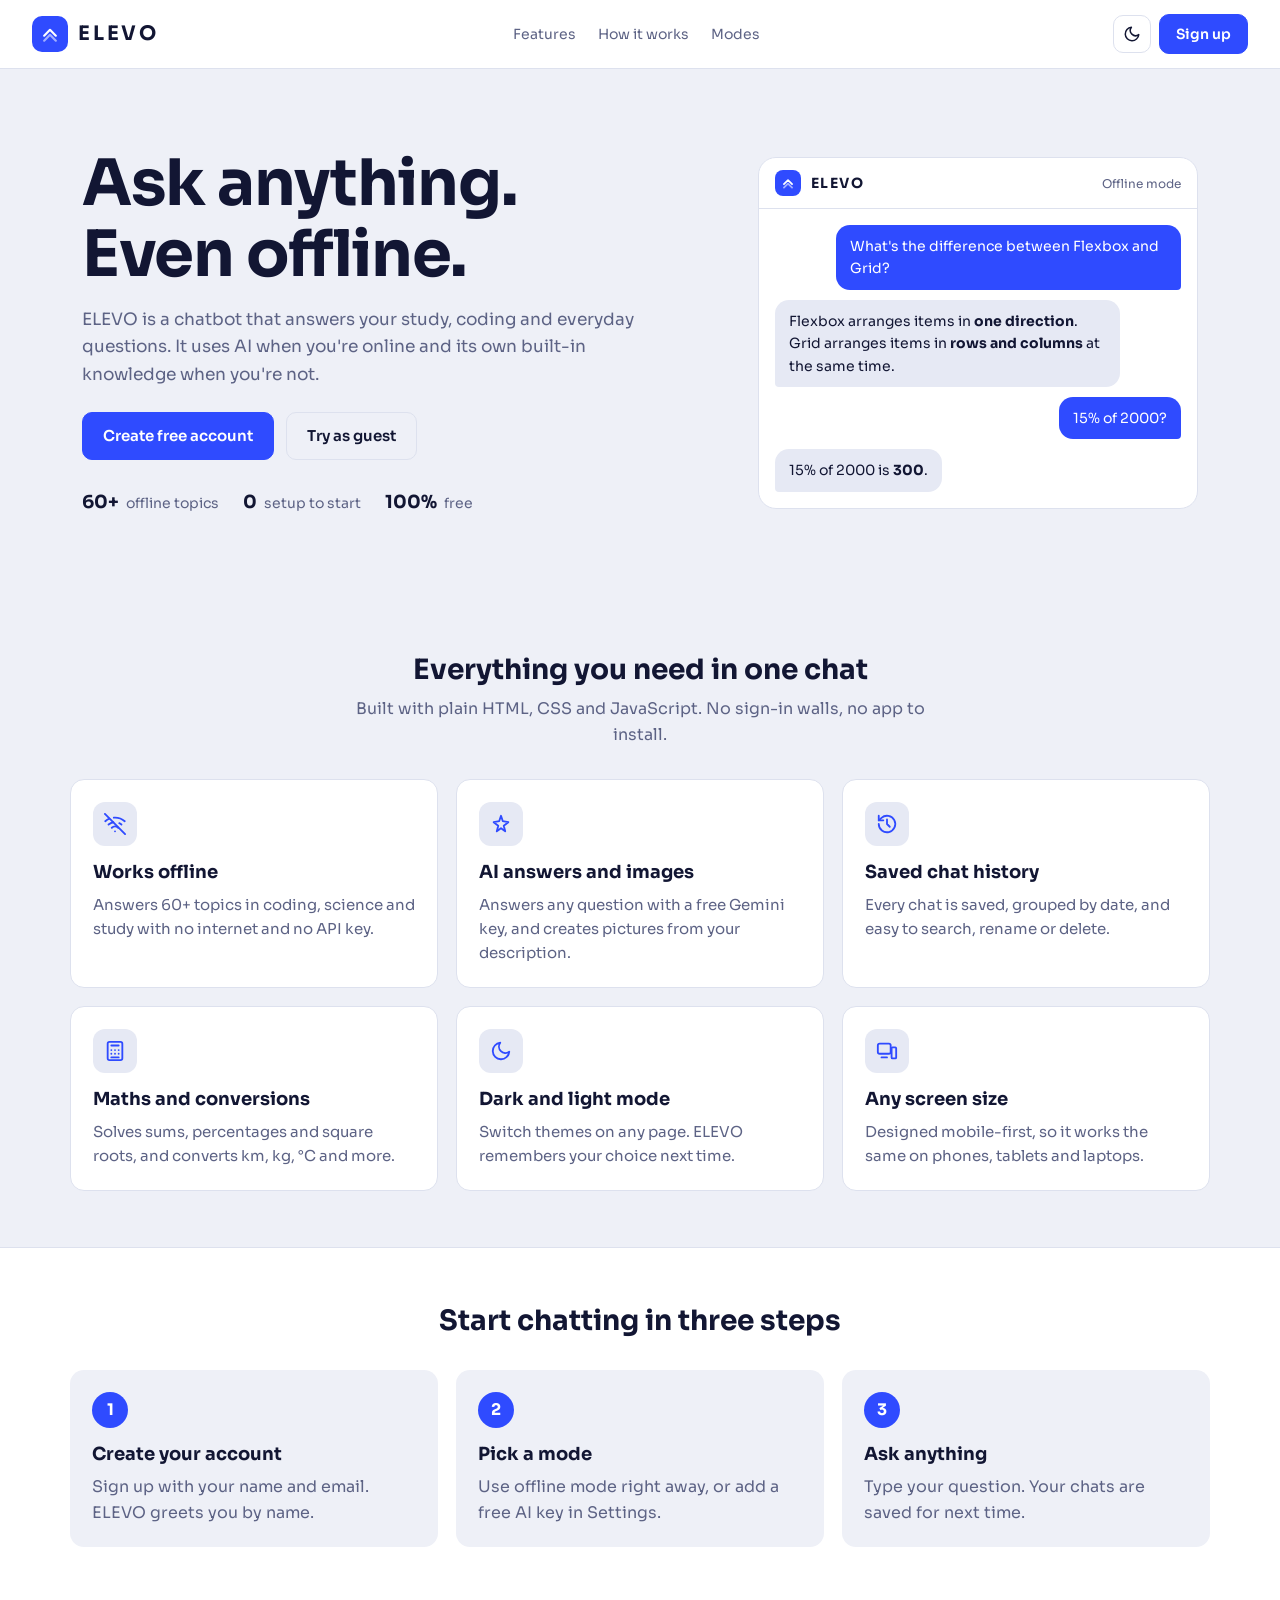
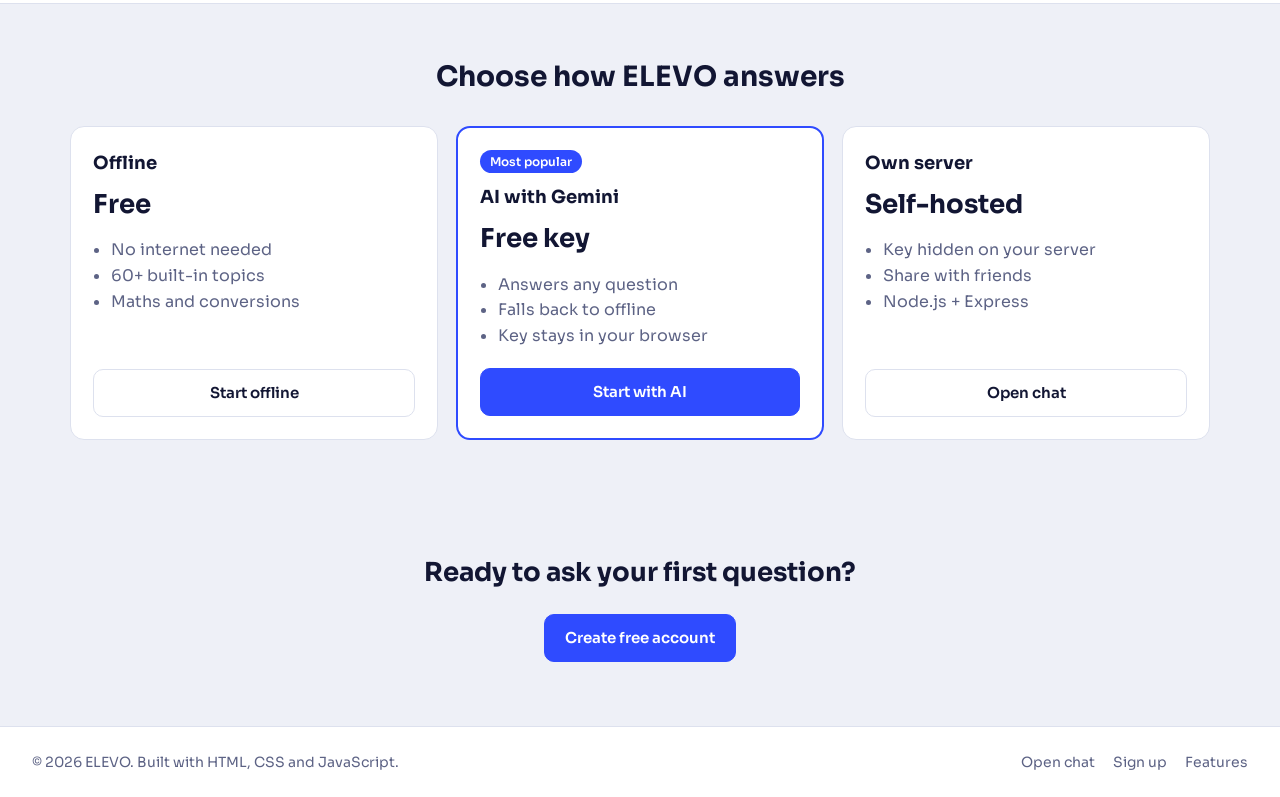
<file: index.html>
<!DOCTYPE html>
<html lang="en">
<head>
    <meta charset="UTF-8">
    <meta name="viewport" content="width=device-width, initial-scale=1.0">
    <meta name="description" content="ELEVO is an AI chatbot that works online and offline, with saved chat history.">
    <title>ELEVO – AI Chatbot That Works Offline Too</title>
    <link rel="preconnect" href="https://fonts.googleapis.com">
    <link rel="preconnect" href="https://fonts.gstatic.com" crossorigin>
    <link href="https://fonts.googleapis.com/css2?family=Sora:wght@400;600;700&display=swap" rel="stylesheet">
    <link rel="stylesheet" href="style.css">
    <script>
        // Apply the saved theme before the page appears (no white flash)
        try {
            document.documentElement.setAttribute("data-theme",
                localStorage.getItem("elevo-theme") ||
                (matchMedia("(prefers-color-scheme: dark)").matches ? "dark" : "light"));
        } catch (e) {}
    </script>
</head>
<body class="page-landing">

    <!-- 1. NAVBAR (Flexbox) -->
    <header class="navbar">
        <a href="index.html" class="brand" aria-label="ELEVO home">
            <span class="logo" aria-hidden="true">
                <svg width="20" height="20" viewBox="0 0 24 24" fill="none" stroke="currentColor" stroke-width="2.6" stroke-linecap="round" stroke-linejoin="round"><path d="M5 14l7-7 7 7"/><path d="M5 20l7-7 7 7" opacity=".55"/></svg>
            </span>
            <span class="brand-name">ELEVO</span>
        </a>

        <nav class="nav-links" aria-label="Main">
            <a href="#features">Features</a>
            <a href="#how">How it works</a>
            <a href="#modes">Modes</a>
        </nav>

        <div class="nav-actions">
            <button class="icon-btn theme-toggle" aria-label="Switch dark or light mode" title="Switch theme">
                <svg class="icon-moon" width="18" height="18" viewBox="0 0 24 24" fill="none" stroke="currentColor" stroke-width="2" stroke-linecap="round" stroke-linejoin="round"><path d="M21 12.8A9 9 0 1 1 11.2 3a7 7 0 0 0 9.8 9.8z"/></svg>
                <svg class="icon-sun" width="18" height="18" viewBox="0 0 24 24" fill="none" stroke="currentColor" stroke-width="2" stroke-linecap="round" stroke-linejoin="round"><circle cx="12" cy="12" r="4"/><path d="M12 2v2M12 20v2M4.9 4.9l1.4 1.4M17.7 17.7l1.4 1.4M2 12h2M20 12h2M4.9 19.1l1.4-1.4M17.7 6.3l1.4-1.4"/></svg>
            </button>
            <a href="register.html" class="btn primary nav-cta">Sign up</a>
        </div>
    </header>

    <main>

        <!-- 2. HERO (Flexbox) -->
        <section class="hero">
            <div class="hero-text">
                <h1>Ask anything.<br>Even offline.</h1>
                <p>ELEVO is a chatbot that answers your study, coding and everyday questions. It uses AI when you're online and its own built-in knowledge when you're not.</p>
                <div class="hero-buttons">
                    <a href="register.html" class="btn primary">Create free account</a>
                    <a href="chat.html" class="btn">Try as guest</a>
                </div>
                <ul class="hero-facts">
                    <li><strong>60+</strong> offline topics</li>
                    <li><strong>0</strong> setup to start</li>
                    <li><strong>100%</strong> free</li>
                </ul>
            </div>

            <!-- Product preview: a small chat built from HTML -->
            <div class="preview" aria-label="Example ELEVO chat">
                <div class="preview-top">
                    <span class="logo small" aria-hidden="true">
                        <svg width="14" height="14" viewBox="0 0 24 24" fill="none" stroke="currentColor" stroke-width="3" stroke-linecap="round" stroke-linejoin="round"><path d="M5 14l7-7 7 7"/><path d="M5 20l7-7 7 7" opacity=".55"/></svg>
                    </span>
                    <span>ELEVO</span>
                    <span class="preview-status">Offline mode</span>
                </div>
                <div class="preview-body">
                    <p class="msg user">What's the difference between Flexbox and Grid?</p>
                    <p class="msg bot">Flexbox arranges items in <strong>one direction</strong>. Grid arranges items in <strong>rows and columns</strong> at the same time.</p>
                    <p class="msg user">15% of 2000?</p>
                    <p class="msg bot">15% of 2000 is <strong>300</strong>.</p>
                </div>
            </div>
        </section>

        <!-- 3. FEATURES (Grid) -->
        <section id="features" class="section">
            <h2 class="section-title">Everything you need in one chat</h2>
            <p class="section-lead">Built with plain HTML, CSS and JavaScript. No sign-in walls, no app to install.</p>

            <div class="features-grid">
                <article class="card">
                    <span class="card-icon" aria-hidden="true"><svg width="22" height="22" viewBox="0 0 24 24" fill="none" stroke="currentColor" stroke-width="2" stroke-linecap="round" stroke-linejoin="round"><path d="M1 1l22 22"/><path d="M16.7 11.1A10.9 10.9 0 0 1 19 12.6M5 12.6a10.9 10.9 0 0 1 5.2-2.5M10.7 5.1A16 16 0 0 1 22.6 9M1.4 9a16 16 0 0 1 4.4-2.8M8.5 16.1a5 5 0 0 1 7 0M12 20h.01"/></svg></span>
                    <h3>Works offline</h3>
                    <p>Answers 60+ topics in coding, science and study with no internet and no API key.</p>
                </article>
                <article class="card">
                    <span class="card-icon" aria-hidden="true"><svg width="22" height="22" viewBox="0 0 24 24" fill="none" stroke="currentColor" stroke-width="2" stroke-linecap="round" stroke-linejoin="round"><path d="M12 3l1.9 5.8L20 10l-5 3.9L16.6 20 12 16.6 7.4 20 9 13.9 4 10l6.1-1.2z"/></svg></span>
                    <h3>AI answers and images</h3>
                    <p>Answers any question with a free Gemini key, and creates pictures from your description.</p>
                </article>
                <article class="card">
                    <span class="card-icon" aria-hidden="true"><svg width="22" height="22" viewBox="0 0 24 24" fill="none" stroke="currentColor" stroke-width="2" stroke-linecap="round" stroke-linejoin="round"><path d="M3 12a9 9 0 1 0 3-6.7L3 8"/><path d="M3 3v5h5M12 7v5l3 3"/></svg></span>
                    <h3>Saved chat history</h3>
                    <p>Every chat is saved, grouped by date, and easy to search, rename or delete.</p>
                </article>
                <article class="card">
                    <span class="card-icon" aria-hidden="true"><svg width="22" height="22" viewBox="0 0 24 24" fill="none" stroke="currentColor" stroke-width="2" stroke-linecap="round" stroke-linejoin="round"><rect x="4" y="2" width="16" height="20" rx="2"/><path d="M8 6h8M8 11h.01M12 11h.01M16 11h.01M8 15h.01M12 15h.01M16 15h.01M8 19h8"/></svg></span>
                    <h3>Maths and conversions</h3>
                    <p>Solves sums, percentages and square roots, and converts km, kg, °C and more.</p>
                </article>
                <article class="card">
                    <span class="card-icon" aria-hidden="true"><svg width="22" height="22" viewBox="0 0 24 24" fill="none" stroke="currentColor" stroke-width="2" stroke-linecap="round" stroke-linejoin="round"><path d="M21 12.8A9 9 0 1 1 11.2 3a7 7 0 0 0 9.8 9.8z"/></svg></span>
                    <h3>Dark and light mode</h3>
                    <p>Switch themes on any page. ELEVO remembers your choice next time.</p>
                </article>
                <article class="card">
                    <span class="card-icon" aria-hidden="true"><svg width="22" height="22" viewBox="0 0 24 24" fill="none" stroke="currentColor" stroke-width="2" stroke-linecap="round" stroke-linejoin="round"><rect x="2" y="4" width="14" height="11" rx="2"/><rect x="17" y="8" width="5" height="12" rx="1"/><path d="M6 19h6"/></svg></span>
                    <h3>Any screen size</h3>
                    <p>Designed mobile-first, so it works the same on phones, tablets and laptops.</p>
                </article>
            </div>
        </section>

        <!-- 4. HOW IT WORKS (Grid) -->
        <section id="how" class="section alt">
            <h2 class="section-title">Start chatting in three steps</h2>
            <ol class="steps-grid">
                <li class="step">
                    <span class="step-number">1</span>
                    <h3>Create your account</h3>
                    <p>Sign up with your name and email. ELEVO greets you by name.</p>
                </li>
                <li class="step">
                    <span class="step-number">2</span>
                    <h3>Pick a mode</h3>
                    <p>Use offline mode right away, or add a free AI key in Settings.</p>
                </li>
                <li class="step">
                    <span class="step-number">3</span>
                    <h3>Ask anything</h3>
                    <p>Type your question. Your chats are saved for next time.</p>
                </li>
            </ol>
        </section>

        <!-- 5. MODES (Grid) -->
        <section id="modes" class="section">
            <h2 class="section-title">Choose how ELEVO answers</h2>
            <div class="modes-grid">
                <article class="card mode-card">
                    <h3>Offline</h3>
                    <p class="mode-price">Free</p>
                    <ul>
                        <li>No internet needed</li>
                        <li>60+ built-in topics</li>
                        <li>Maths and conversions</li>
                    </ul>
                    <a href="register.html" class="btn">Start offline</a>
                </article>
                <article class="card mode-card featured">
                    <p class="mode-badge">Most popular</p>
                    <h3>AI with Gemini</h3>
                    <p class="mode-price">Free key</p>
                    <ul>
                        <li>Answers any question</li>
                        <li>Falls back to offline</li>
                        <li>Key stays in your browser</li>
                    </ul>
                    <a href="register.html" class="btn primary">Start with AI</a>
                </article>
                <article class="card mode-card">
                    <h3>Own server</h3>
                    <p class="mode-price">Self-hosted</p>
                    <ul>
                        <li>Key hidden on your server</li>
                        <li>Share with friends</li>
                        <li>Node.js + Express</li>
                    </ul>
                    <a href="chat.html" class="btn">Open chat</a>
                </article>
            </div>
        </section>

        <!-- 6. CALL TO ACTION -->
        <section class="cta">
            <h2>Ready to ask your first question?</h2>
            <a href="register.html" class="btn primary">Create free account</a>
        </section>
    </main>

    <!-- 7. FOOTER (Flexbox) -->
    <footer class="footer">
        <p>© 2026 ELEVO. Built with HTML, CSS and JavaScript.</p>
        <nav class="footer-links" aria-label="Footer">
            <a href="chat.html">Open chat</a>
            <a href="register.html">Sign up</a>
            <a href="#features">Features</a>
        </nav>
    </footer>

    <script src="script.js"></script>
</body>
</html>
</file>
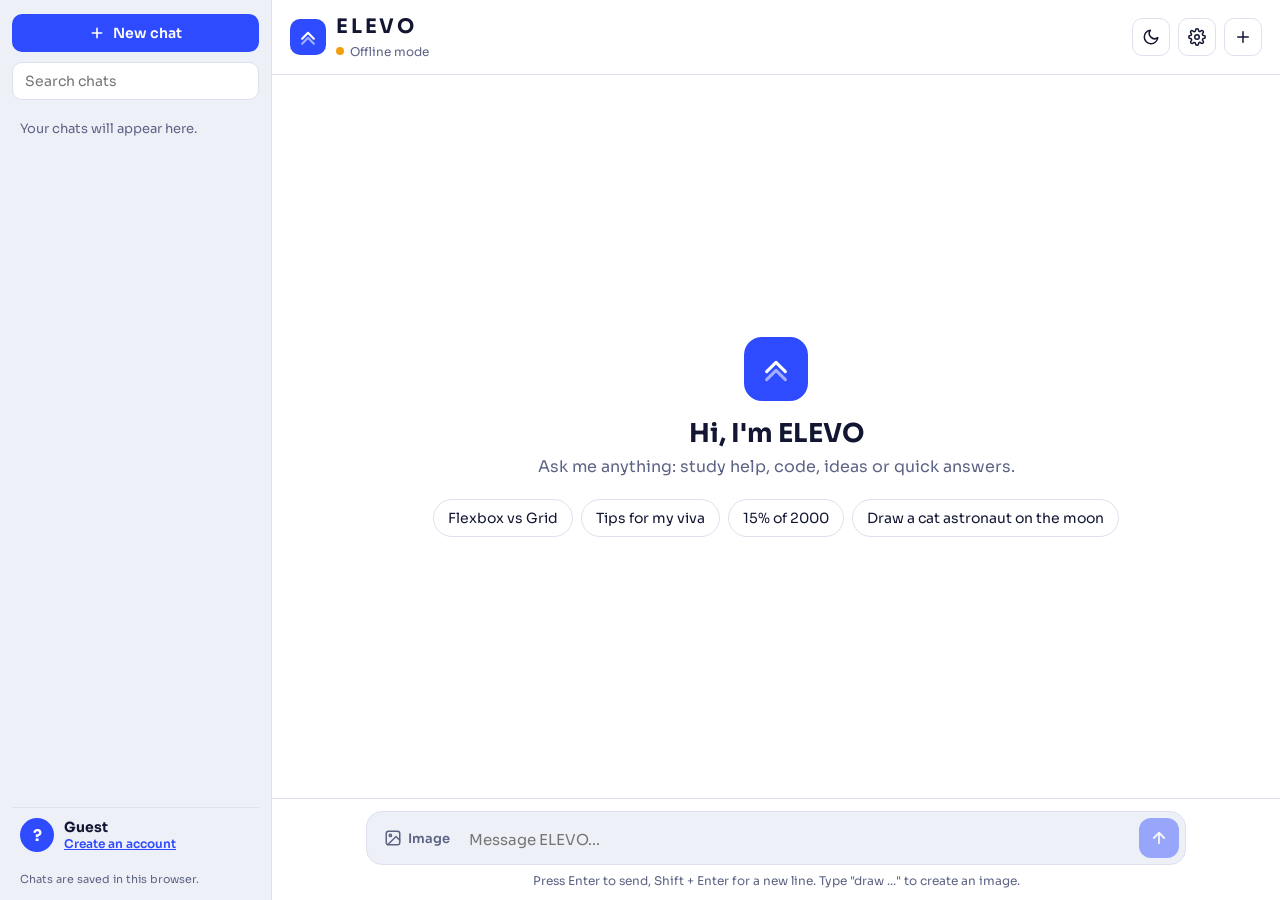
<file: chat.html>
<!DOCTYPE html>
<html lang="en">
<head>
    <meta charset="UTF-8">
    <meta name="viewport" content="width=device-width, initial-scale=1, viewport-fit=cover">
    <title>ELEVO – Chat</title>
    <link rel="preconnect" href="https://fonts.googleapis.com">
    <link rel="preconnect" href="https://fonts.gstatic.com" crossorigin>
    <link href="https://fonts.googleapis.com/css2?family=Sora:wght@400;600;700&display=swap" rel="stylesheet">
    <link rel="stylesheet" href="style.css">
    <script>
        // Apply the saved theme before the page appears (no white flash)
        try {
            document.documentElement.setAttribute("data-theme",
                localStorage.getItem("elevo-theme") ||
                (matchMedia("(prefers-color-scheme: dark)").matches ? "dark" : "light"));
        } catch (e) {}
    </script>
</head>
<body class="page-chat">
<div class="layout">

    <!-- CHAT HISTORY SIDEBAR -->
    <aside class="sidebar" id="sidebar" aria-label="Chat history">
        <div class="sidebar-top">
            <button class="new-chat" id="newChatBtn">
                <svg width="16" height="16" viewBox="0 0 24 24" fill="none" stroke="currentColor" stroke-width="2.4" stroke-linecap="round" stroke-linejoin="round"><path d="M12 5v14M5 12h14"/></svg>
                New chat
            </button>
            <button class="icon-btn close-sidebar" id="closeSidebarBtn" aria-label="Close chat history">
                <svg width="18" height="18" viewBox="0 0 24 24" fill="none" stroke="currentColor" stroke-width="2" stroke-linecap="round" stroke-linejoin="round"><path d="M18 6L6 18M6 6l12 12"/></svg>
            </button>
        </div>
        <input type="search" id="searchChats" class="search-chats" placeholder="Search chats" aria-label="Search chats">
        <nav class="chat-list" id="chatList"></nav>
        <div class="user-box" id="userBox"></div>
        <p class="sidebar-note">Chats are saved in this browser.</p>
    </aside>
    <div class="backdrop" id="backdrop"></div>

<div class="app">

    <!-- HEADER -->
    <header>
        <button class="icon-btn menu-btn" id="menuBtn" aria-label="Open chat history" title="Chat history">
            <svg width="18" height="18" viewBox="0 0 24 24" fill="none" stroke="currentColor" stroke-width="2" stroke-linecap="round" stroke-linejoin="round"><path d="M4 6h16M4 12h16M4 18h16"/></svg>
        </button>
        <div class="brand">
            <a href="index.html" class="logo" aria-label="ELEVO home">
                <svg width="20" height="20" viewBox="0 0 24 24" fill="none" stroke="currentColor" stroke-width="2.6" stroke-linecap="round" stroke-linejoin="round"><path d="M5 14l7-7 7 7"/><path d="M5 20l7-7 7 7" opacity=".55"/></svg>
            </a>
            <div>
                <h1>ELEVO</h1>
                <p class="status" id="status">Offline mode</p>
            </div>
        </div>
        <div class="actions">
            <button class="icon-btn theme-toggle" aria-label="Switch dark or light mode" title="Switch theme">
                <svg class="icon-moon" width="18" height="18" viewBox="0 0 24 24" fill="none" stroke="currentColor" stroke-width="2" stroke-linecap="round" stroke-linejoin="round"><path d="M21 12.8A9 9 0 1 1 11.2 3a7 7 0 0 0 9.8 9.8z"/></svg>
                <svg class="icon-sun" width="18" height="18" viewBox="0 0 24 24" fill="none" stroke="currentColor" stroke-width="2" stroke-linecap="round" stroke-linejoin="round"><circle cx="12" cy="12" r="4"/><path d="M12 2v2M12 20v2M4.9 4.9l1.4 1.4M17.7 17.7l1.4 1.4M2 12h2M20 12h2M4.9 19.1l1.4-1.4M17.7 6.3l1.4-1.4"/></svg>
            </button>
            <button class="icon-btn" id="settingsBtn" aria-label="Open settings" title="Settings">
                <svg width="18" height="18" viewBox="0 0 24 24" fill="none" stroke="currentColor" stroke-width="2" stroke-linecap="round" stroke-linejoin="round"><circle cx="12" cy="12" r="3"/><path d="M19.4 15a1.7 1.7 0 0 0 .3 1.8l.1.1a2 2 0 1 1-2.8 2.8l-.1-.1a1.7 1.7 0 0 0-1.8-.3 1.7 1.7 0 0 0-1 1.5V21a2 2 0 1 1-4 0v-.1a1.7 1.7 0 0 0-1.1-1.5 1.7 1.7 0 0 0-1.8.3l-.1.1a2 2 0 1 1-2.8-2.8l.1-.1a1.7 1.7 0 0 0 .3-1.8 1.7 1.7 0 0 0-1.5-1H3a2 2 0 1 1 0-4h.1a1.7 1.7 0 0 0 1.5-1.1 1.7 1.7 0 0 0-.3-1.8l-.1-.1a2 2 0 1 1 2.8-2.8l.1.1a1.7 1.7 0 0 0 1.8.3H9a1.7 1.7 0 0 0 1-1.5V3a2 2 0 1 1 4 0v.1a1.7 1.7 0 0 0 1 1.5 1.7 1.7 0 0 0 1.8-.3l.1-.1a2 2 0 1 1 2.8 2.8l-.1.1a1.7 1.7 0 0 0-.3 1.8V9a1.7 1.7 0 0 0 1.5 1H21a2 2 0 1 1 0 4h-.1a1.7 1.7 0 0 0-1.5 1z"/></svg>
            </button>
            <button class="icon-btn" id="clearBtn" aria-label="Start a new chat" title="New chat">
                <svg width="18" height="18" viewBox="0 0 24 24" fill="none" stroke="currentColor" stroke-width="2" stroke-linecap="round" stroke-linejoin="round"><path d="M12 5v14M5 12h14"/></svg>
            </button>
        </div>
    </header>

    <!-- MESSAGES -->
    <main id="messages" aria-live="polite"></main>

    <!-- INPUT -->
    <div class="composer">
        <div class="input-wrap">
            <button id="imageBtn" class="img-toggle" aria-pressed="false" aria-label="Image mode: turn your message into a picture" title="Create an image">
                <svg width="18" height="18" viewBox="0 0 24 24" fill="none" stroke="currentColor" stroke-width="2" stroke-linecap="round" stroke-linejoin="round"><rect x="3" y="3" width="18" height="18" rx="3"/><circle cx="8.5" cy="8.5" r="1.5"/><path d="M21 15l-5-5L5 21"/></svg>
                <span class="img-toggle-label">Image</span>
            </button>
            <textarea id="input" rows="1" placeholder="Message ELEVO..." aria-label="Message ELEVO"></textarea>
            <button id="sendBtn" aria-label="Send message" disabled>
                <svg width="18" height="18" viewBox="0 0 24 24" fill="none" stroke="currentColor" stroke-width="2.4" stroke-linecap="round" stroke-linejoin="round"><path d="M12 19V5M5 12l7-7 7 7"/></svg>
            </button>
        </div>
        <p class="hint" id="hint">Press Enter to send, Shift + Enter for a new line. Type "draw ..." to create an image.</p>
    </div>
</div>
</div>

<!-- SETTINGS PANEL -->
<div class="overlay" id="overlay">
    <div class="panel" role="dialog" aria-modal="true" aria-labelledby="settingsTitle">
        <h2 id="settingsTitle">ELEVO settings</h2>
        <p>Offline mode works without any key. To get real AI answers, choose an AI service and paste your API key.</p>

        <label for="provider">AI service</label>
        <select id="provider">
            <option value="offline">Offline mode (no key needed)</option>
            <option value="gemini">Google Gemini (free tier available)</option>
            <option value="claude">Anthropic Claude</option>
            <option value="server">My own server (server.js)</option>
        </select>

        <div id="keyFields">
            <label for="apiKey">API key</label>
            <input type="password" id="apiKey" placeholder="Paste your API key" autocomplete="off">
            <small id="keyHelp"></small>

            <label for="model">Model name</label>
            <input type="text" id="model" autocomplete="off">
            <small>Leave the default unless the service has renamed its models.</small>
        </div>

        <small id="serverHelp" class="hidden">Run <code>npm install</code> and <code>npm start</code> in the project folder, then open <code>http://localhost:3000</code>. The key stays on your server in the <code>.env</code> file.</small>

        <label for="imageSource">Image generator</label>
        <select id="imageSource">
            <option value="auto">Auto (Gemini if you added a key, otherwise free)</option>
            <option value="free">Free service (no key needed)</option>
            <option value="gemini">Google Gemini (needs your Gemini key)</option>
        </select>
        <div id="imageModelField">
            <label for="imageModel">Gemini image model</label>
            <input type="text" id="imageModel" autocomplete="off">
        </div>
        <small>Images need internet. Gemini images use the key above, so choose Google Gemini as the AI service first.</small>

        <div class="panel-actions">
            <button class="btn" id="cancelBtn">Cancel</button>
            <button class="btn primary" id="saveBtn">Save</button>
        </div>
    </div>
</div>

<script src="script.js"></script>
</body>
</html>
</file>
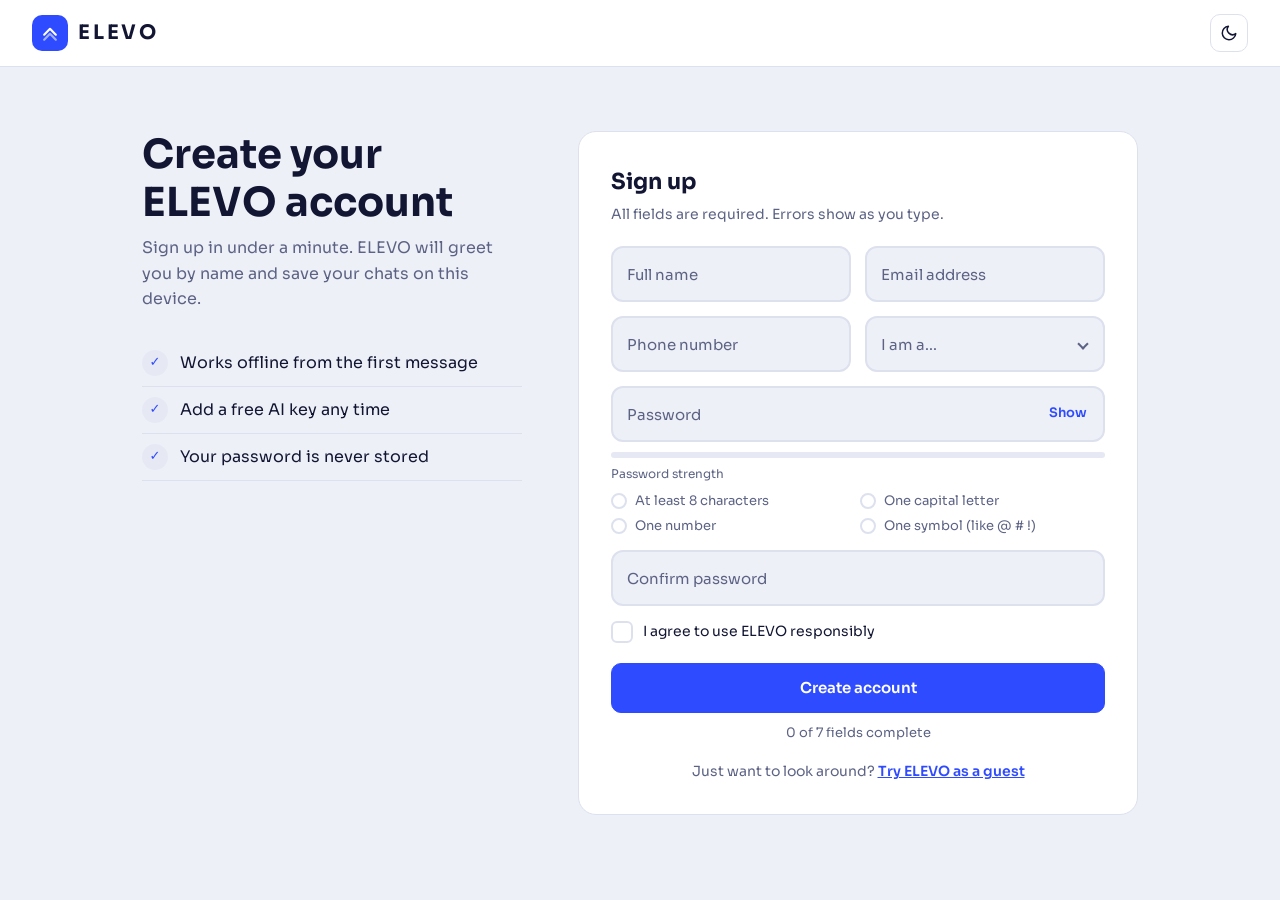
<file: register.html>
<!DOCTYPE html>
<html lang="en">
<head>
    <meta charset="UTF-8">
    <meta name="viewport" content="width=device-width, initial-scale=1.0">
    <title>Create your ELEVO account</title>
    <link rel="preconnect" href="https://fonts.googleapis.com">
    <link rel="preconnect" href="https://fonts.gstatic.com" crossorigin>
    <link href="https://fonts.googleapis.com/css2?family=Sora:wght@400;600;700&display=swap" rel="stylesheet">
    <link rel="stylesheet" href="style.css">
    <script>
        // Apply the saved theme before the page appears (no white flash)
        try {
            document.documentElement.setAttribute("data-theme",
                localStorage.getItem("elevo-theme") ||
                (matchMedia("(prefers-color-scheme: dark)").matches ? "dark" : "light"));
        } catch (e) {}
    </script>
</head>
<body class="page-register">

    <!-- Top bar (Flexbox) -->
    <header class="topbar">
        <a href="index.html" class="brand" aria-label="ELEVO home">
            <span class="logo" aria-hidden="true">
                <svg width="20" height="20" viewBox="0 0 24 24" fill="none" stroke="currentColor" stroke-width="2.6" stroke-linecap="round" stroke-linejoin="round"><path d="M5 14l7-7 7 7"/><path d="M5 20l7-7 7 7" opacity=".55"/></svg>
            </span>
            <span class="brand-name">ELEVO</span>
        </a>
        <button class="icon-btn theme-toggle" aria-label="Switch dark or light mode" title="Switch theme">
            <svg class="icon-moon" width="18" height="18" viewBox="0 0 24 24" fill="none" stroke="currentColor" stroke-width="2" stroke-linecap="round" stroke-linejoin="round"><path d="M21 12.8A9 9 0 1 1 11.2 3a7 7 0 0 0 9.8 9.8z"/></svg>
            <svg class="icon-sun" width="18" height="18" viewBox="0 0 24 24" fill="none" stroke="currentColor" stroke-width="2" stroke-linecap="round" stroke-linejoin="round"><circle cx="12" cy="12" r="4"/><path d="M12 2v2M12 20v2M4.9 4.9l1.4 1.4M17.7 17.7l1.4 1.4M2 12h2M20 12h2M4.9 19.1l1.4-1.4M17.7 6.3l1.4-1.4"/></svg>
        </button>
    </header>

    <main class="register-page">

        <!-- Left panel: why sign up (shown beside the form on desktop) -->
        <aside class="intro">
            <h1>Create your ELEVO account</h1>
            <p>Sign up in under a minute. ELEVO will greet you by name and save your chats on this device.</p>
            <ul class="intro-list">
                <li>Works offline from the first message</li>
                <li>Add a free AI key any time</li>
                <li>Your password is never stored</li>
            </ul>
        </aside>

        <!-- Registration card -->
        <section class="form-card" id="formCard" aria-labelledby="formTitle">
            <h2 id="formTitle">Sign up</h2>
            <p class="form-lead">All fields are required. Errors show as you type.</p>

            <form id="registerForm" novalidate>
                <div class="form-grid">

                    <!-- Full name -->
                    <div class="field" data-field="name">
                        <input type="text" id="name" name="name" placeholder=" " autocomplete="name" aria-describedby="nameError">
                        <label for="name">Full name</label>
                        <span class="field-icon" aria-hidden="true"></span>
                        <small class="error" id="nameError"></small>
                    </div>

                    <!-- Email -->
                    <div class="field" data-field="email">
                        <input type="email" id="email" name="email" placeholder=" " autocomplete="email" aria-describedby="emailError">
                        <label for="email">Email address</label>
                        <span class="field-icon" aria-hidden="true"></span>
                        <small class="error" id="emailError"></small>
                    </div>

                    <!-- Phone -->
                    <div class="field" data-field="phone">
                        <input type="tel" id="phone" name="phone" placeholder=" " autocomplete="tel" inputmode="numeric" maxlength="10" aria-describedby="phoneError">
                        <label for="phone">Phone number</label>
                        <span class="field-icon" aria-hidden="true"></span>
                        <small class="error" id="phoneError"></small>
                    </div>

                    <!-- Role -->
                    <div class="field select-field" data-field="role">
                        <select id="role" name="role" required aria-describedby="roleError">
                            <option value="" selected disabled hidden></option>
                            <option value="Student">Student</option>
                            <option value="Teacher">Teacher</option>
                            <option value="Developer">Developer</option>
                            <option value="Other">Other</option>
                        </select>
                        <label for="role">I am a...</label>
                        <span class="field-icon" aria-hidden="true"></span>
                        <small class="error" id="roleError"></small>
                    </div>

                    <!-- Password -->
                    <div class="field full" data-field="password">
                        <input type="password" id="password" name="password" placeholder=" " autocomplete="new-password" aria-describedby="passwordError passwordRules">
                        <label for="password">Password</label>
                        <button type="button" class="show-btn" id="togglePassword" aria-label="Show password">Show</button>
                        <small class="error" id="passwordError"></small>

                        <div class="strength" aria-hidden="true">
                            <div class="strength-bar" id="strengthBar"></div>
                        </div>
                        <p class="strength-text" id="strengthText">Password strength</p>

                        <ul class="rules" id="passwordRules">
                            <li data-rule="length">At least 8 characters</li>
                            <li data-rule="upper">One capital letter</li>
                            <li data-rule="number">One number</li>
                            <li data-rule="symbol">One symbol (like @ # !)</li>
                        </ul>
                    </div>

                    <!-- Confirm password -->
                    <div class="field full" data-field="confirm">
                        <input type="password" id="confirm" name="confirm" placeholder=" " autocomplete="new-password" aria-describedby="confirmError">
                        <label for="confirm">Confirm password</label>
                        <span class="field-icon" aria-hidden="true"></span>
                        <small class="error" id="confirmError"></small>
                    </div>

                    <!-- Terms -->
                    <div class="check-field full" data-field="terms">
                        <label class="check">
                            <input type="checkbox" id="terms" name="terms" aria-describedby="termsError">
                            <span class="box" aria-hidden="true"></span>
                            I agree to use ELEVO responsibly
                        </label>
                        <small class="error" id="termsError"></small>
                    </div>
                </div>

                <button type="submit" class="btn primary submit-btn" id="submitBtn">
                    <span class="btn-label">Create account</span>
                    <span class="spinner" aria-hidden="true"></span>
                </button>

                <p class="form-progress" id="formProgress" aria-live="polite">0 of 7 fields complete</p>
            </form>

            <p class="switch-link">Just want to look around? <a href="chat.html">Try ELEVO as a guest</a></p>
        </section>

        <!-- Success message (shown after a valid sign-up) -->
        <section class="success-card hidden" id="successCard" aria-live="polite">
            <svg class="success-check" width="84" height="84" viewBox="0 0 52 52" aria-hidden="true">
                <circle class="check-circle" cx="26" cy="26" r="24" fill="none"/>
                <path class="check-mark" fill="none" d="M15 27l7 7 15-15"/>
            </svg>
            <h2 id="successTitle">Welcome to ELEVO!</h2>
            <p id="successText">Your account is ready.</p>
            <a href="chat.html" class="btn primary">Start chatting</a>
        </section>
    </main>

    <script src="script.js"></script>
</body>
</html>
</file>
<file: style.css>
/* =========================================================
   ELEVO – all styles in one file
   Part 1: shared styles (colours, dark mode, buttons)
   Part 2: landing page   Part 3: registration   Part 4: chat
   (theme colors, reset, buttons, logo, theme toggle)
   ========================================================= */

/* ---------- 1. Theme colors (CSS variables) ---------- */
:root {
    --bg: #eef0f7;
    --surface: #ffffff;
    --ink: #121633;
    --muted: #5d6385;
    --line: #dde1ee;
    --brand: #2f4bff;
    --brand-ink: #ffffff;
    --soft: #e6e9f4;
    --bot: #e6e9f4;
    --success: #1b8a4b;
    --danger: #c62828;
    --font: "Sora", "Segoe UI", system-ui, -apple-system, Arial, sans-serif;
}

/* Dark theme: same variable names, new values */
:root[data-theme="dark"] {
    --bg: #0e1124;
    --surface: #161a35;
    --ink: #e9ebf7;
    --muted: #9aa0c4;
    --line: #262b4d;
    --brand: #7d8cff;
    --brand-ink: #0e1124;
    --soft: #20254a;
    --bot: #20254a;
    --success: #5fd38d;
    --danger: #ff8a80;
}

/* ---------- 2. Reset ---------- */
*,
*::before,
*::after {
    box-sizing: border-box;
}

body {
    margin: 0;
    font-family: var(--font);
    background-color: var(--bg);
    color: var(--ink);
    line-height: 1.6;
    transition: background-color 0.3s, color 0.3s;
}

img,
svg {
    max-width: 100%;
}

a {
    color: inherit;
}

/* ---------- 3. Shared pieces ---------- */
.logo {
    width: 36px;
    height: 36px;
    flex: none;
    border-radius: 10px;
    background: var(--brand);
    color: var(--brand-ink);
    display: grid;
    place-items: center;
}

.btn {
    display: inline-flex;
    align-items: center;
    justify-content: center;
    gap: 8px;
    padding: 11px 20px;
    border-radius: 10px;
    border: 1px solid var(--line);
    background: transparent;
    color: var(--ink);
    font: inherit;
    font-size: 15px;
    font-weight: 600;
    text-decoration: none;
    cursor: pointer;
    transition: transform 0.2s, background-color 0.2s, border-color 0.2s;
}

.btn:hover {
    transform: translateY(-2px);
    border-color: var(--brand);
}

.btn.primary {
    background: var(--brand);
    border-color: var(--brand);
    color: var(--brand-ink);
}

.icon-btn {
    width: 38px;
    height: 38px;
    flex: none;
    border-radius: 10px;
    border: 1px solid var(--line);
    background: transparent;
    color: var(--ink);
    display: grid;
    place-items: center;
    cursor: pointer;
    font: inherit;
}

.icon-btn:hover {
    background: var(--soft);
}

/* Theme toggle shows a moon in light mode and a sun in dark mode */
.theme-toggle .icon-sun { display: none; }
:root[data-theme="dark"] .theme-toggle .icon-sun { display: block; }
:root[data-theme="dark"] .theme-toggle .icon-moon { display: none; }

/* Visible keyboard focus everywhere */
a:focus-visible,
button:focus-visible,
input:focus-visible,
select:focus-visible,
textarea:focus-visible {
    outline: 2px solid var(--brand);
    outline-offset: 2px;
}

.hidden {
    display: none !important;
}

/* Respect users who turn off animations */
@media (prefers-reduced-motion: reduce) {
    *,
    *::before,
    *::after {
        animation: none !important;
        transition: none !important;
    }
}

/* #########################################################
   LANDING PAGE (index.html)
   Every rule starts with .page-landing, so it only affects that page.
   ######################################################### */

/* =========================================================
   ELEVO – Product landing page (index.html)
   Mobile first: phone styles below, bigger screens in the
   media queries at the end.
   Flexbox: navbar, hero, buttons, footer
   Grid:    features, steps, modes
   ========================================================= */
/* ---------- 1. Navbar (Flexbox) ---------- */
.page-landing .navbar {
    position: sticky;
    top: 0;
    z-index: 10;
    display: flex;
    flex-wrap: wrap;
    align-items: center;
    justify-content: space-between;
    gap: 10px 16px;
    padding: 12px 20px;
    background: var(--surface);
    border-bottom: 1px solid var(--line);
}
.page-landing .brand {
    display: flex;
    align-items: center;
    gap: 10px;
    text-decoration: none;
}
.page-landing .brand-name {
    font-size: 20px;
    font-weight: 700;
    letter-spacing: 0.14em;
}
.page-landing .nav-actions {
    display: flex;
    align-items: center;
    gap: 8px;
}
.page-landing .nav-cta {
    padding: 8px 16px;
    font-size: 14px;
}
/* On phones the links sit on their own row under the logo */
.page-landing .nav-links {
    order: 3;
    width: 100%;
    display: flex;
    justify-content: center;
    gap: 22px;
    font-size: 14px;
}
.page-landing .nav-links a {
    text-decoration: none;
    color: var(--muted);
}
.page-landing .nav-links a:hover {
    color: var(--ink);
}
/* ---------- 2. Hero (Flexbox: column on phones) ---------- */
.page-landing .hero {
    display: flex;
    flex-direction: column;
    gap: 36px;
    padding: 48px 20px;
    max-width: 1180px;
    margin: 0 auto;
}
.page-landing .hero h1 {
    font-size: 40px;
    line-height: 1.1;
    letter-spacing: -0.02em;
    margin: 0 0 16px;
}
.page-landing .hero-text > p {
    font-size: 17px;
    color: var(--muted);
    max-width: 34em;
    margin: 0 0 24px;
}
.page-landing .hero-buttons {
    display: flex;
    flex-wrap: wrap;
    gap: 12px;
}
.page-landing .hero-facts {
    list-style: none;
    padding: 0;
    margin: 28px 0 0;
    display: flex;
    flex-wrap: wrap;
    gap: 8px 24px;
    font-size: 14px;
    color: var(--muted);
}
.page-landing .hero-facts strong {
    color: var(--ink);
    font-size: 18px;
    margin-right: 4px;
}
/* Product preview card */
.page-landing .preview {
    width: 100%;
    max-width: 440px;
    align-self: center;
    background: var(--surface);
    border: 1px solid var(--line);
    border-radius: 18px;
    overflow: hidden;
    animation: float-in 0.8s ease-out both;
}
@keyframes float-in {
    from { opacity: 0; transform: translateY(24px); }
    to   { opacity: 1; transform: translateY(0); }
}
.page-landing .preview-top {
    display: flex;
    align-items: center;
    gap: 10px;
    padding: 12px 16px;
    border-bottom: 1px solid var(--line);
    font-weight: 700;
    letter-spacing: 0.1em;
    font-size: 14px;
}
.page-landing .logo.small {
    width: 26px;
    height: 26px;
    border-radius: 8px;
}
.page-landing .preview-status {
    margin-left: auto;
    font-size: 12px;
    font-weight: 400;
    letter-spacing: 0;
    color: var(--muted);
}
.page-landing .preview-body {
    display: flex;
    flex-direction: column;
    gap: 10px;
    padding: 16px;
}
.page-landing .msg {
    margin: 0;
    padding: 10px 14px;
    border-radius: 14px;
    font-size: 14px;
    max-width: 85%;
}
.page-landing .msg.user {
    align-self: flex-end;
    background: var(--brand);
    color: var(--brand-ink);
    border-bottom-right-radius: 4px;
}
.page-landing .msg.bot {
    align-self: flex-start;
    background: var(--soft);
    border-bottom-left-radius: 4px;
}
/* ---------- 3. Sections ---------- */
.page-landing .section {
    padding: 56px 20px;
    max-width: 1180px;
    margin: 0 auto;
}
.page-landing .section.alt {
    max-width: none;
    background: var(--surface);
    border-top: 1px solid var(--line);
    border-bottom: 1px solid var(--line);
}
.page-landing .section-title {
    font-size: 28px;
    line-height: 1.2;
    text-align: center;
    margin: 0 0 10px;
}
.page-landing .section-lead {
    text-align: center;
    color: var(--muted);
    max-width: 36em;
    margin: 0 auto 32px;
}
.page-landing .card {
    padding: 22px;
    border: 1px solid var(--line);
    border-radius: 14px;
    background: var(--surface);
    transition: transform 0.3s, border-color 0.3s;
}
.page-landing .card:hover {
    transform: translateY(-5px);
    border-color: var(--brand);
}
.page-landing .card h3 {
    margin: 12px 0 6px;
    font-size: 18px;
}
.page-landing .card p {
    margin: 0;
    color: var(--muted);
    font-size: 15px;
}
.page-landing .card-icon {
    width: 44px;
    height: 44px;
    border-radius: 12px;
    display: grid;
    place-items: center;
    background: var(--soft);
    color: var(--brand);
}
/* ---------- 4. Features (Grid: 1 column on phones) ---------- */
.page-landing .features-grid {
    display: grid;
    grid-template-columns: 1fr;
    gap: 18px;
}
/* ---------- 5. Steps (Grid) ---------- */
.page-landing .steps-grid {
    list-style: none;
    padding: 0;
    margin: 32px auto 0;
    max-width: 1140px;
    display: grid;
    grid-template-columns: 1fr;
    gap: 18px;
}
.page-landing .step {
    padding: 22px;
    border-radius: 14px;
    background: var(--bg);
}
.page-landing .step-number {
    width: 36px;
    height: 36px;
    border-radius: 50%;
    display: grid;
    place-items: center;
    background: var(--brand);
    color: var(--brand-ink);
    font-weight: 700;
}
.page-landing .step h3 {
    margin: 12px 0 6px;
    font-size: 18px;
}
.page-landing .step p {
    margin: 0;
    color: var(--muted);
}
/* ---------- 6. Modes (Grid) ---------- */
.page-landing .modes-grid {
    display: grid;
    grid-template-columns: 1fr;
    gap: 18px;
    margin-top: 32px;
}
.page-landing .mode-card {
    display: flex;
    flex-direction: column;
}
.page-landing .mode-card h3 {
    margin-top: 0;
}
.page-landing .mode-card .mode-price {
    font-size: 26px;
    font-weight: 700;
    color: var(--ink);
    margin: 0 0 12px;
}
.page-landing .mode-card ul {
    padding-left: 18px;
    margin: 0 0 20px;
    color: var(--muted);
    flex: 1;
}
.page-landing .mode-card.featured {
    border: 2px solid var(--brand);
}
.page-landing .mode-badge {
    align-self: flex-start;
    margin: 0 0 10px !important;
    padding: 2px 10px;
    border-radius: 999px;
    background: var(--brand);
    color: var(--brand-ink) !important;
    font-size: 12px !important;
    font-weight: 600;
}
/* ---------- 7. Call to action ---------- */
.page-landing .cta {
    text-align: center;
    padding: 56px 20px 64px;
}
.page-landing .cta h2 {
    font-size: 26px;
    margin: 0 0 20px;
}
/* ---------- 8. Footer (Flexbox: stacked on phones) ---------- */
.page-landing .footer {
    display: flex;
    flex-direction: column;
    align-items: center;
    gap: 10px;
    padding: 24px 20px;
    border-top: 1px solid var(--line);
    background: var(--surface);
    font-size: 14px;
    color: var(--muted);
    text-align: center;
}
.page-landing .footer p {
    margin: 0;
}
.page-landing .footer-links {
    display: flex;
    flex-wrap: wrap;
    justify-content: center;
    gap: 18px;
}
.page-landing .footer-links a {
    text-decoration: none;
}
.page-landing .footer-links a:hover {
    color: var(--ink);
}
/* =========================================================
   TABLET: 600px and wider
   ========================================================= */
@media (min-width: 600px) {
    .page-landing .features-grid {
        grid-template-columns: repeat(2, 1fr);
    }
}
/* =========================================================
   DESKTOP: 768px and wider
   ========================================================= */
@media (min-width: 768px) {
    .page-landing .navbar {
        flex-wrap: nowrap;
        padding: 14px 32px;
    }
    .page-landing .nav-links {
        order: 0;
        width: auto;
    }
    .page-landing .hero {
        flex-direction: row;
        align-items: center;
        padding: 80px 32px;
    }
    .page-landing .hero-text {
        flex: 1;
    }
    .page-landing .hero h1 {
        font-size: 56px;
    }
    .page-landing .preview {
        flex: 1;
    }
    .page-landing .steps-grid, .page-landing .modes-grid {
        grid-template-columns: repeat(3, 1fr);
    }
    .page-landing .footer {
        flex-direction: row;
        justify-content: space-between;
        padding: 24px 32px;
        text-align: left;
    }
}
/* =========================================================
   LARGE DESKTOP: 1024px and wider
   ========================================================= */
@media (min-width: 1024px) {
    .page-landing .features-grid {
        grid-template-columns: repeat(3, 1fr);
    }
    .page-landing .hero h1 {
        font-size: 64px;
    }
}

/* #########################################################
   REGISTRATION PAGE (register.html)
   Every rule starts with .page-register, so it only affects that page.
   ######################################################### */

/* =========================================================
   ELEVO – Registration page (register.html)
   Mobile first. CSS animations used here:
   1. slide-up      the form card enters when the page loads
   2. floating labels move up when a field is used
   3. shake         an invalid field shakes
   4. pop           the ✓ / ! icon pops in
   5. strength bar  grows and changes colour
   6. spin          loading spinner on the button
   7. draw          the success tick draws itself
   ========================================================= */
/* ---------- Top bar (Flexbox) ---------- */
.page-register .topbar {
    display: flex;
    align-items: center;
    justify-content: space-between;
    padding: 12px 20px;
    background: var(--surface);
    border-bottom: 1px solid var(--line);
}
.page-register .brand {
    display: flex;
    align-items: center;
    gap: 10px;
    text-decoration: none;
}
.page-register .brand-name {
    font-size: 20px;
    font-weight: 700;
    letter-spacing: 0.14em;
}
/* ---------- Page layout (Flexbox: stacked on phones) ---------- */
.page-register .register-page {
    display: flex;
    flex-direction: column;
    align-items: center;
    gap: 24px;
    padding: 28px 16px 48px;
    max-width: 1100px;
    margin: 0 auto;
}
.page-register .intro {
    width: 100%;
    max-width: 560px;
}
.page-register .intro h1 {
    font-size: 28px;
    line-height: 1.2;
    margin: 0 0 8px;
}
.page-register .intro p {
    margin: 0;
    color: var(--muted);
}
/* Benefits list only shows on desktop */
.page-register .intro-list {
    display: none;
}
/* ---------- Form card ---------- */
.page-register .form-card, .page-register .success-card {
    width: 100%;
    max-width: 560px;
    padding: 24px 20px;
    background: var(--surface);
    border: 1px solid var(--line);
    border-radius: 18px;
    animation: slide-up 0.6s ease-out both;
}
@keyframes slide-up {
    from { opacity: 0; transform: translateY(30px); }
    to   { opacity: 1; transform: translateY(0); }
}
.page-register .form-card h2 {
    margin: 0;
    font-size: 22px;
}
.page-register .form-lead {
    margin: 4px 0 20px;
    color: var(--muted);
    font-size: 14px;
}
/* Fields are a Grid: 1 column on phones */
.page-register .form-grid {
    display: grid;
    grid-template-columns: 1fr;
    gap: 14px;
}
/* ---------- Floating-label fields ---------- */
.page-register .field {
    position: relative;
}
.page-register .field input, .page-register .field select {
    width: 100%;
    height: 56px;
    padding: 22px 44px 6px 14px;
    border: 2px solid var(--line);
    border-radius: 12px;
    background: var(--bg);
    color: var(--ink);
    font: inherit;
    font-size: 15px;
    transition: border-color 0.25s, background-color 0.25s;
    appearance: none;
}
.page-register .field input:focus, .page-register .field select:focus {
    outline: none;
    border-color: var(--brand);
    background: var(--surface);
}
.page-register .field label {
    position: absolute;
    left: 16px;
    top: 17px;
    right: 48px;
    color: var(--muted);
    font-size: 15px;
    white-space: nowrap;
    overflow: hidden;
    text-overflow: ellipsis;
    pointer-events: none;
    transition: top 0.2s, font-size 0.2s, color 0.2s;
}
/* Label floats up when the field is focused or has text */
.page-register .field input:focus + label, .page-register .field input:not(:placeholder-shown) + label, .page-register .field select:focus + label, .page-register .field select:valid + label {
    top: 6px;
    font-size: 12px;
    color: var(--brand);
}
/* Dropdown arrow for the select */
.page-register .select-field::after {
    content: "";
    position: absolute;
    right: 18px;
    top: 24px;
    width: 8px;
    height: 8px;
    border-right: 2px solid var(--muted);
    border-bottom: 2px solid var(--muted);
    transform: rotate(45deg);
    pointer-events: none;
}
.page-register .select-field .field-icon {
    right: 40px;
}
/* ---------- Valid / invalid states ---------- */
.page-register .field.valid input, .page-register .field.valid select {
    border-color: var(--success);
}
.page-register .field.invalid input, .page-register .field.invalid select {
    border-color: var(--danger);
}
.page-register .field.valid input + label, .page-register .field.valid select + label { color: var(--success); }
.page-register .field.invalid input + label, .page-register .field.invalid select + label { color: var(--danger); }
.page-register .field-icon {
    position: absolute;
    right: 14px;
    top: 16px;
    width: 24px;
    height: 24px;
    border-radius: 50%;
    display: none;
    place-items: center;
    font-size: 13px;
    font-weight: 700;
    color: #fff;
}
.page-register .field.valid .field-icon, .page-register .field.invalid .field-icon {
    display: grid;
    animation: pop 0.3s ease-out;
}
.page-register .field.valid .field-icon { background: var(--success); }
.page-register .field.valid .field-icon::before { content: "✓"; }
.page-register .field.invalid .field-icon { background: var(--danger); }
.page-register .field.invalid .field-icon::before { content: "!"; }
@keyframes pop {
    0%   { transform: scale(0); }
    70%  { transform: scale(1.25); }
    100% { transform: scale(1); }
}
/* Shake animation, added by JavaScript */
.page-register .shake {
    animation: shake 0.4s ease-in-out;
}
@keyframes shake {
    0%, 100% { transform: translateX(0); }
    20%, 60% { transform: translateX(-8px); }
    40%, 80% { transform: translateX(8px); }
}
/* Error message slides open */
.page-register .error {
    display: block;
    max-height: 0;
    overflow: hidden;
    opacity: 0;
    color: var(--danger);
    font-size: 13px;
    padding-left: 4px;
    transition: max-height 0.25s, opacity 0.25s, margin 0.25s;
}
.page-register .field.invalid .error, .page-register .check-field.invalid .error {
    max-height: 60px;
    opacity: 1;
    margin-top: 6px;
}
/* ---------- Password extras ---------- */
.page-register .show-btn {
    position: absolute;
    right: 8px;
    top: 10px;
    height: 36px;
    padding: 0 10px;
    border: none;
    border-radius: 8px;
    background: transparent;
    color: var(--brand);
    font: inherit;
    font-size: 13px;
    font-weight: 600;
    cursor: pointer;
}
.page-register .show-btn:hover {
    background: var(--soft);
}
.page-register .field[data-field="password"] input {
    padding-right: 70px;
}
.page-register .strength {
    height: 6px;
    margin-top: 10px;
    border-radius: 999px;
    background: var(--soft);
    overflow: hidden;
}
.page-register .strength-bar {
    width: 0;
    height: 100%;
    border-radius: 999px;
    background: var(--danger);
    transition: width 0.4s ease, background-color 0.4s ease;
}
.page-register .strength-text {
    margin: 6px 0 0;
    font-size: 12px;
    color: var(--muted);
}
.page-register .rules {
    list-style: none;
    padding: 0;
    margin: 8px 0 0;
    display: grid;
    grid-template-columns: 1fr;
    gap: 4px;
    font-size: 13px;
    color: var(--muted);
}
.page-register .rules li {
    display: flex;
    align-items: center;
    gap: 8px;
    transition: color 0.25s;
}
.page-register .rules li::before {
    content: "";
    width: 16px;
    height: 16px;
    flex: none;
    border-radius: 50%;
    border: 2px solid var(--line);
    transition: background-color 0.25s, border-color 0.25s, transform 0.25s;
}
.page-register .rules li.met {
    color: var(--success);
}
.page-register .rules li.met::before {
    background: var(--success);
    border-color: var(--success);
    transform: scale(1.1);
}
/* ---------- Custom checkbox ---------- */
.page-register .check {
    display: flex;
    align-items: center;
    gap: 10px;
    font-size: 14px;
    cursor: pointer;
}
.page-register .check input {
    position: absolute;
    opacity: 0;
    width: 1px;
    height: 1px;
}
.page-register .check .box {
    width: 22px;
    height: 22px;
    flex: none;
    border: 2px solid var(--line);
    border-radius: 6px;
    display: grid;
    place-items: center;
    transition: background-color 0.2s, border-color 0.2s;
}
.page-register .check input:checked + .box {
    background: var(--brand);
    border-color: var(--brand);
}
.page-register .check input:checked + .box::after {
    content: "✓";
    color: var(--brand-ink);
    font-size: 14px;
    font-weight: 700;
    animation: pop 0.25s ease-out;
}
.page-register .check input:focus-visible + .box {
    outline: 2px solid var(--brand);
    outline-offset: 2px;
}
.page-register .check-field.invalid .box {
    border-color: var(--danger);
}
/* ---------- Submit button + spinner ---------- */
.page-register .submit-btn {
    width: 100%;
    margin-top: 20px;
    height: 50px;
    position: relative;
}
.page-register .spinner {
    display: none;
    width: 20px;
    height: 20px;
    border: 3px solid currentColor;
    border-right-color: transparent;
    border-radius: 50%;
    animation: spin 0.7s linear infinite;
}
.page-register .submit-btn.loading .btn-label { display: none; }
.page-register .submit-btn.loading .spinner { display: block; }
@keyframes spin {
    to { transform: rotate(360deg); }
}
.page-register .form-progress {
    text-align: center;
    font-size: 13px;
    color: var(--muted);
    margin: 10px 0 0;
}
.page-register .switch-link {
    text-align: center;
    font-size: 14px;
    color: var(--muted);
    margin: 16px 0 0;
}
.page-register .switch-link a {
    color: var(--brand);
    font-weight: 600;
}
/* ---------- Success card ---------- */
.page-register .success-card {
    text-align: center;
    padding: 40px 24px;
    animation: pop-in 0.5s ease-out both;
}
@keyframes pop-in {
    0%   { opacity: 0; transform: scale(0.85); }
    100% { opacity: 1; transform: scale(1); }
}
.page-register .success-card h2 {
    margin: 16px 0 6px;
    font-size: 26px;
}
.page-register .success-card p {
    margin: 0 0 24px;
    color: var(--muted);
}
.page-register .check-circle {
    stroke: var(--success);
    stroke-width: 3;
    stroke-dasharray: 151;
    stroke-dashoffset: 151;
    animation: draw 0.6s ease-out forwards;
}
.page-register .check-mark {
    stroke: var(--success);
    stroke-width: 4;
    stroke-linecap: round;
    stroke-linejoin: round;
    stroke-dasharray: 36;
    stroke-dashoffset: 36;
    animation: draw 0.4s 0.5s ease-out forwards;
}
@keyframes draw {
    to { stroke-dashoffset: 0; }
}
/* =========================================================
   TABLET: 600px and wider – two columns of fields
   ========================================================= */
@media (min-width: 600px) {
    .page-register .form-card {
        padding: 32px;
    }
    .page-register .form-grid {
        grid-template-columns: 1fr 1fr;
    }
    .page-register .form-grid .full {
        grid-column: 1 / -1;
    }
    .page-register .rules {
        grid-template-columns: 1fr 1fr;
    }
}
/* =========================================================
   DESKTOP: 900px and wider – intro beside the form
   ========================================================= */
@media (min-width: 900px) {
    .page-register .topbar {
        padding: 14px 32px;
    }
    .page-register .register-page {
        flex-direction: row;
        align-items: flex-start;
        justify-content: center;
        gap: 56px;
        padding: 64px 32px;
    }
    .page-register .intro {
        flex: 1;
        max-width: 380px;
        position: sticky;
        top: 64px;
    }
    .page-register .intro h1 {
        font-size: 40px;
    }
    .page-register .intro-list {
        display: block;
        list-style: none;
        padding: 0;
        margin: 28px 0 0;
    }
    .page-register .intro-list li {
        display: flex;
        align-items: center;
        gap: 12px;
        padding: 10px 0;
        border-bottom: 1px solid var(--line);
    }
    .page-register .intro-list li::before {
        content: "✓";
        width: 26px;
        height: 26px;
        flex: none;
        border-radius: 50%;
        display: grid;
        place-items: center;
        background: var(--soft);
        color: var(--brand);
        font-weight: 700;
        font-size: 13px;
    }
    .page-register .form-card, .page-register .success-card {
        flex: 1;
    }
}

/* #########################################################
   CHAT PAGE (chat.html)
   Every rule starts with .page-chat, so it only affects that page.
   ######################################################### */

/* =========================================================
   ELEVO – Chat page (chat.html)
   Mobile first: phone styles first, then media queries for
   bigger screens at the end. Uses Flexbox for the layout,
   chat bubbles, header and input; CSS animations for the
   typing dots, welcome logo and settings panel.
   ========================================================= */
.page-chat {
  padding-top: env(safe-area-inset-top, 0px);
  padding-bottom: env(safe-area-inset-bottom, 0px);
}
html, body.page-chat { height: 100%; }
html { scroll-padding-top: env(safe-area-inset-top, 0px); }
body.page-chat { line-height: normal; }
.page-chat .layout { display: flex; height: 100%; }
.page-chat .app {
  flex: 1;
  min-width: 0;
  height: 100%;
  display: flex;
  flex-direction: column;
  background: var(--surface);
}
/* Header */
.page-chat header {
  display: flex;
  align-items: center;
  justify-content: space-between;
  gap: 8px;
  padding: 12px;
  border-bottom: 1px solid var(--line);
}
.page-chat .brand { display: flex; align-items: center; gap: 10px; }
.page-chat .logo {
  width: 36px; height: 36px; border-radius: 10px;
  background: var(--brand); color: var(--brand-ink);
  display: grid; place-items: center;
}
.page-chat .brand h1 { margin: 0; letter-spacing: .14em; font-weight: 700; }
.page-chat .brand p { margin: 0; font-size: 12px; color: var(--muted); }
.page-chat .actions { display: flex; gap: 6px; }
.page-chat header .icon-btn { width: 34px; height: 34px; }
.page-chat .brand { min-width: 0; }
.page-chat .brand h1 { font-size: 18px; }
.page-chat .icon-btn {
  width: 38px; height: 38px; border-radius: 10px;
  border: 1px solid var(--line); background: transparent; color: var(--ink);
  display: grid; place-items: center; cursor: pointer; font: inherit;
}
.page-chat .icon-btn:hover { background: var(--bot); }
.page-chat button:focus-visible, .page-chat textarea:focus-visible, .page-chat .chip:focus-visible {
  outline: 2px solid var(--brand); outline-offset: 2px;
}
/* Messages */
.page-chat #messages {
  flex: 1;
  overflow-y: auto;
  padding: 20px max(18px, calc((100% - 820px) / 2));
  display: flex;
  flex-direction: column;
  gap: 14px;
}
.page-chat .row { display: flex; gap: 10px; max-width: 100%; }
.page-chat .row.user { justify-content: flex-end; }
.page-chat .avatar {
  flex: none; width: 30px; height: 30px; border-radius: 8px;
  background: var(--brand); color: var(--brand-ink);
  display: grid; place-items: center; margin-top: 2px;
}
.page-chat .bubble {
  max-width: 88%;
  padding: 11px 15px;
  border-radius: 16px;
  line-height: 1.6;
  font-size: 15px;
  overflow-wrap: anywhere;
}
.page-chat .user .bubble { background: var(--brand); color: var(--brand-ink); border-bottom-right-radius: 5px; white-space: pre-wrap; }
.page-chat .bot .bubble { background: var(--bot); border-bottom-left-radius: 5px; }
.page-chat .bot .bubble p { margin: 0 0 8px; }
.page-chat .bot .bubble p:last-child, .page-chat .bot .bubble ul:last-child, .page-chat .bot .bubble ol:last-child { margin-bottom: 0; }
.page-chat .bot .bubble ul, .page-chat .bot .bubble ol { margin: 0 0 8px; padding-left: 20px; }
.page-chat .bot .bubble code {
  font-family: Consolas, "Courier New", monospace; font-size: 13px;
  background: var(--surface); padding: 1px 5px; border-radius: 5px;
}
.page-chat .bot .bubble pre {
  background: var(--surface); padding: 10px 12px; border-radius: 10px;
  overflow-x: auto; margin: 0 0 8px;
}
.page-chat .bot .bubble pre code { padding: 0; background: none; }
.page-chat .bubble.error { color: var(--danger); }
.page-chat .dots { display: inline-flex; gap: 5px; padding: 4px 0; }
.page-chat .dots span {
  width: 7px; height: 7px; border-radius: 50%; background: var(--muted);
  animation: bounce 1.2s infinite ease-in-out;
}
.page-chat .dots span:nth-child(2) { animation-delay: .15s; }
.page-chat .dots span:nth-child(3) { animation-delay: .3s; }
@keyframes bounce { 0%, 80%, 100% { transform: translateY(0); opacity: .4; } 40% { transform: translateY(-5px); opacity: 1; } }
/* Welcome */
.page-chat .welcome { margin: auto 0; text-align: center; padding: 20px 6px; }
.page-chat .welcome .big-logo {
  width: 64px; height: 64px; border-radius: 18px; margin: 0 auto 16px;
  background: var(--brand); color: var(--brand-ink);
  display: grid; place-items: center;
  animation: rise 0.7s ease-out both;
}
@keyframes rise { from { transform: translateY(14px); opacity: 0; } to { transform: none; opacity: 1; } }
.page-chat .welcome h2 { font-size: 26px; margin: 0 0 6px; }
.page-chat .welcome > p { color: var(--muted); margin: 0 0 22px; }
.page-chat .chips { display: flex; flex-wrap: wrap; justify-content: center; gap: 8px; }
.page-chat .chip {
  border: 1px solid var(--line); background: var(--surface); color: var(--ink);
  padding: 9px 14px; border-radius: 999px; cursor: pointer; font: inherit; font-size: 14px;
}
.page-chat .chip:hover { border-color: var(--brand); }
/* Composer */
.page-chat .composer {
  border-top: 1px solid var(--line);
  padding: 12px max(14px, calc((100% - 820px) / 2));
}
.page-chat .input-wrap {
  display: flex; align-items: flex-end; gap: 8px;
  border: 1px solid var(--line); border-radius: 16px;
  padding: 6px 6px 6px 14px; background: var(--bg);
}
.page-chat .input-wrap:focus-within { border-color: var(--brand); }
.page-chat textarea {
  flex: 1; border: none; outline: none; resize: none; background: transparent;
  color: var(--ink); font: inherit; font-size: 15px; line-height: 1.5;
  max-height: 160px; padding: 7px 0;
}
.page-chat textarea:focus-visible { outline: none; }
.page-chat #sendBtn {
  flex: none; width: 40px; height: 40px; border-radius: 12px; border: none;
  background: var(--brand); color: var(--brand-ink); cursor: pointer;
  display: grid; place-items: center;
}
.page-chat #sendBtn:disabled { opacity: .45; cursor: not-allowed; }
.page-chat .hint { font-size: 12px; color: var(--muted); text-align: center; margin: 8px 0 0; }
@media (min-width: 600px) {
    .page-chat .bubble { max-width: min(78%, 600px); }
    .page-chat header { gap: 12px; padding: 14px 18px; }
    .page-chat .actions { gap: 8px; }
    .page-chat header .icon-btn { width: 38px; height: 38px; }
    .page-chat .brand h1 { font-size: 20px; }
}
/* ---------- Status pill ---------- */
.page-chat .status {
  display: inline-flex; align-items: center; gap: 6px;
  font-size: 12px; color: var(--muted); margin: 0;
}
.page-chat .status::before {
  content: ""; width: 8px; height: 8px; border-radius: 50%;
  background: #f59e0b;
}
.page-chat .status.ai::before { background: #22c55e; }
/* ---------- Settings panel ---------- */
.page-chat .overlay {
  position: fixed; inset: 0; background: rgba(10, 12, 30, .55);
  display: none; align-items: center; justify-content: center;
  padding: 16px; z-index: 10;
}
.page-chat .overlay.open { display: flex; }
.page-chat .panel {
  width: 100%; max-width: 440px; max-height: 100%; overflow-y: auto;
  background: var(--surface); color: var(--ink);
  border: 1px solid var(--line); border-radius: 16px; padding: 22px;
  animation: rise .25s ease-out both;
}
.page-chat .panel h2 { margin: 0 0 4px; font-size: 20px; }
.page-chat .panel > p { margin: 0 0 18px; color: var(--muted); font-size: 14px; line-height: 1.5; }
.page-chat .panel label { display: block; font-size: 14px; font-weight: 600; margin: 14px 0 6px; }
.page-chat .panel select, .page-chat .panel input {
  width: 100%; padding: 10px 12px; border-radius: 10px;
  border: 1px solid var(--line); background: var(--bg); color: var(--ink);
  font: inherit; font-size: 14px;
}
.page-chat .panel select:focus-visible, .page-chat .panel input:focus-visible { outline: 2px solid var(--brand); outline-offset: 1px; }
.page-chat .panel small { display: block; color: var(--muted); font-size: 12px; margin-top: 6px; line-height: 1.5; }
.page-chat .panel small a { color: var(--brand); }
.page-chat .panel-actions { display: flex; gap: 10px; justify-content: flex-end; margin-top: 22px; }
.page-chat .panel .btn {
  padding: 10px 18px; border-radius: 10px; font: inherit; font-size: 14px;
  cursor: pointer; border: 1px solid var(--line); background: transparent; color: var(--ink);
}
.page-chat .panel .btn.primary { background: var(--brand); color: var(--brand-ink); border-color: var(--brand); font-weight: 600; }
/* ---------- Chat history sidebar ---------- */
.page-chat .brand { margin-right: auto; }
/* Phones: the chat list is a drawer that slides in from the left */
.page-chat .sidebar {
  position: fixed; top: 0; bottom: 0; left: 0; z-index: 20;
  width: min(300px, 85vw);
  transform: translateX(-100%);
  transition: transform .25s ease;
  display: flex; flex-direction: column; gap: 10px;
  padding: calc(14px + env(safe-area-inset-top, 0px)) 12px calc(14px + env(safe-area-inset-bottom, 0px));
  background: var(--bg);
  border-right: 1px solid var(--line);
}
.page-chat .sidebar-top { display: flex; gap: 8px; }
.page-chat .new-chat {
  flex: 1; display: flex; align-items: center; justify-content: center; gap: 8px;
  padding: 10px 14px; border-radius: 10px; border: none; cursor: pointer;
  background: var(--brand); color: var(--brand-ink); font: inherit; font-size: 14px; font-weight: 600;
}
.page-chat .search-chats {
  width: 100%; padding: 9px 12px; border-radius: 10px;
  border: 1px solid var(--line); background: var(--surface); color: var(--ink);
  font: inherit; font-size: 14px;
}
.page-chat .search-chats:focus-visible { outline: 2px solid var(--brand); outline-offset: 1px; }
.page-chat .chat-list { flex: 1; overflow-y: auto; margin: 0 -4px; padding: 0 4px; }
.page-chat .chat-group { font-size: 12px; color: var(--muted); margin: 14px 8px 6px; font-weight: 600; }
.page-chat .chat-group:first-child { margin-top: 4px; }
.page-chat .chat-empty { font-size: 13px; color: var(--muted); margin: 10px 8px; }
.page-chat .chat-item {
  display: flex; align-items: center; gap: 2px;
  border-radius: 9px; padding-right: 4px;
}
.page-chat .chat-item:hover, .page-chat .chat-item.active { background: var(--bot); }
.page-chat .chat-open {
  flex: 1; min-width: 0; text-align: left; cursor: pointer;
  background: none; border: none; color: var(--ink); font: inherit; font-size: 14px;
  padding: 9px 8px; white-space: nowrap; overflow: hidden; text-overflow: ellipsis;
}
.page-chat .chat-item.active .chat-open { font-weight: 600; }
.page-chat .chat-action {
  flex: none; display: grid; place-items: center; min-width: 28px; height: 28px;
  border: none; background: none; color: var(--muted); border-radius: 7px; cursor: pointer;
  opacity: 0; font: inherit; font-size: 12px;
}
.page-chat .chat-item:hover .chat-action, .page-chat .chat-item.active .chat-action, .page-chat .chat-action:focus-visible { opacity: 1; }
.page-chat .chat-action:hover { color: var(--ink); background: var(--surface); }
.page-chat .chat-action.armed { opacity: 1; color: #fff; background: var(--danger); padding: 0 8px; font-weight: 600; }
.page-chat .chat-rename {
  flex: 1; min-width: 0; padding: 8px; border-radius: 8px;
  border: 1px solid var(--brand); background: var(--surface); color: var(--ink); font: inherit; font-size: 14px;
}
.page-chat .sidebar-note { font-size: 11px; color: var(--muted); margin: 0 8px; }
.page-chat .backdrop { display: none; }
@media (hover: none) {
    .page-chat .chat-action { opacity: 1; }
}
.page-chat .sidebar.open { transform: translateX(0); }
.page-chat .backdrop.open {
  display: block;
  position: fixed; inset: 0; z-index: 15; background: rgba(10, 12, 30, .5);
}
/* =========================================================
   DESKTOP: 900px and wider – the chat list is always visible
   ========================================================= */
@media (min-width: 900px) {
    .page-chat .menu-btn, .page-chat .close-sidebar { display: none; }
    .page-chat .sidebar {
    position: static;
    width: 272px;
    flex: none;
    height: 100%;
    transform: none;
    transition: none;
    padding: 14px 12px;
  }
    .page-chat .backdrop.open { display: none; }
}
/* ---------- Signed-in user box ---------- */
.page-chat .user-box {
  display: flex; align-items: center; gap: 10px;
  padding: 10px 8px; border-top: 1px solid var(--line);
}
.page-chat .user-avatar {
  width: 34px; height: 34px; flex: none; border-radius: 50%;
  display: grid; place-items: center;
  background: var(--brand); color: var(--brand-ink); font-weight: 700;
}
.page-chat .user-info { display: flex; flex-direction: column; min-width: 0; font-size: 14px; line-height: 1.3; }
.page-chat .user-info strong { white-space: nowrap; overflow: hidden; text-overflow: ellipsis; }
.page-chat .user-info small { color: var(--muted); font-size: 12px; }
.page-chat .user-info a { color: var(--brand); font-weight: 600; }
.page-chat .logo { text-decoration: none; }
/* ---------- Image mode button ---------- */
.page-chat .img-toggle {
  flex: none; align-self: flex-end;
  display: flex; align-items: center; gap: 6px;
  height: 40px; padding: 0 10px; margin-left: -8px;
  border: 1px solid transparent; border-radius: 12px;
  background: transparent; color: var(--muted);
  font: inherit; font-size: 13px; font-weight: 600; cursor: pointer;
  transition: background-color .2s, color .2s, border-color .2s;
}
.page-chat .img-toggle:hover { color: var(--ink); background: var(--surface); }
.page-chat .img-toggle.active { color: var(--brand); background: var(--surface); border-color: var(--brand); }
.page-chat .img-toggle-label { display: none; }
/* ---------- Image replies ---------- */
.page-chat .bubble.image-bubble { padding: 8px; width: min(88%, 420px); }
.page-chat .image-bubble figure { margin: 0; }
.page-chat .image-bubble img {
  display: block; width: 100%; height: auto; aspect-ratio: 1 / 1; object-fit: cover;
  border-radius: 12px; background: var(--surface);
  animation: image-in .5s ease-out;
}
@keyframes image-in { from { opacity: 0; transform: scale(.97); } to { opacity: 1; transform: none; } }
.page-chat .image-bubble figcaption {
  display: flex; flex-direction: column; gap: 8px;
  padding: 10px 6px 4px; font-size: 13px; color: var(--muted);
}
.page-chat .image-actions { display: flex; flex-wrap: wrap; gap: 8px; }
.page-chat .image-actions button {
  padding: 6px 12px; border-radius: 8px; border: 1px solid var(--line);
  background: var(--surface); color: var(--ink); font: inherit; font-size: 13px; font-weight: 600; cursor: pointer;
}
.page-chat .image-actions button:hover { border-color: var(--brand); }
.page-chat .image-missing { margin: 8px; font-size: 14px; color: var(--muted); }
/* Loading placeholder with a moving shine */
.page-chat .image-loading { display: flex; flex-direction: column; gap: 10px; width: min(70vw, 320px); }
.page-chat .image-loading span { font-size: 13px; color: var(--muted); }
.page-chat .image-skeleton {
  aspect-ratio: 1 / 1; border-radius: 12px;
  background: linear-gradient(100deg, var(--surface) 30%, var(--line) 50%, var(--surface) 70%);
  background-size: 200% 100%;
  animation: shine 1.4s linear infinite;
}
@keyframes shine { from { background-position: 200% 0; } to { background-position: -200% 0; } }
@media (min-width: 600px) {
    .page-chat .img-toggle-label { display: inline; }
}
</file>
